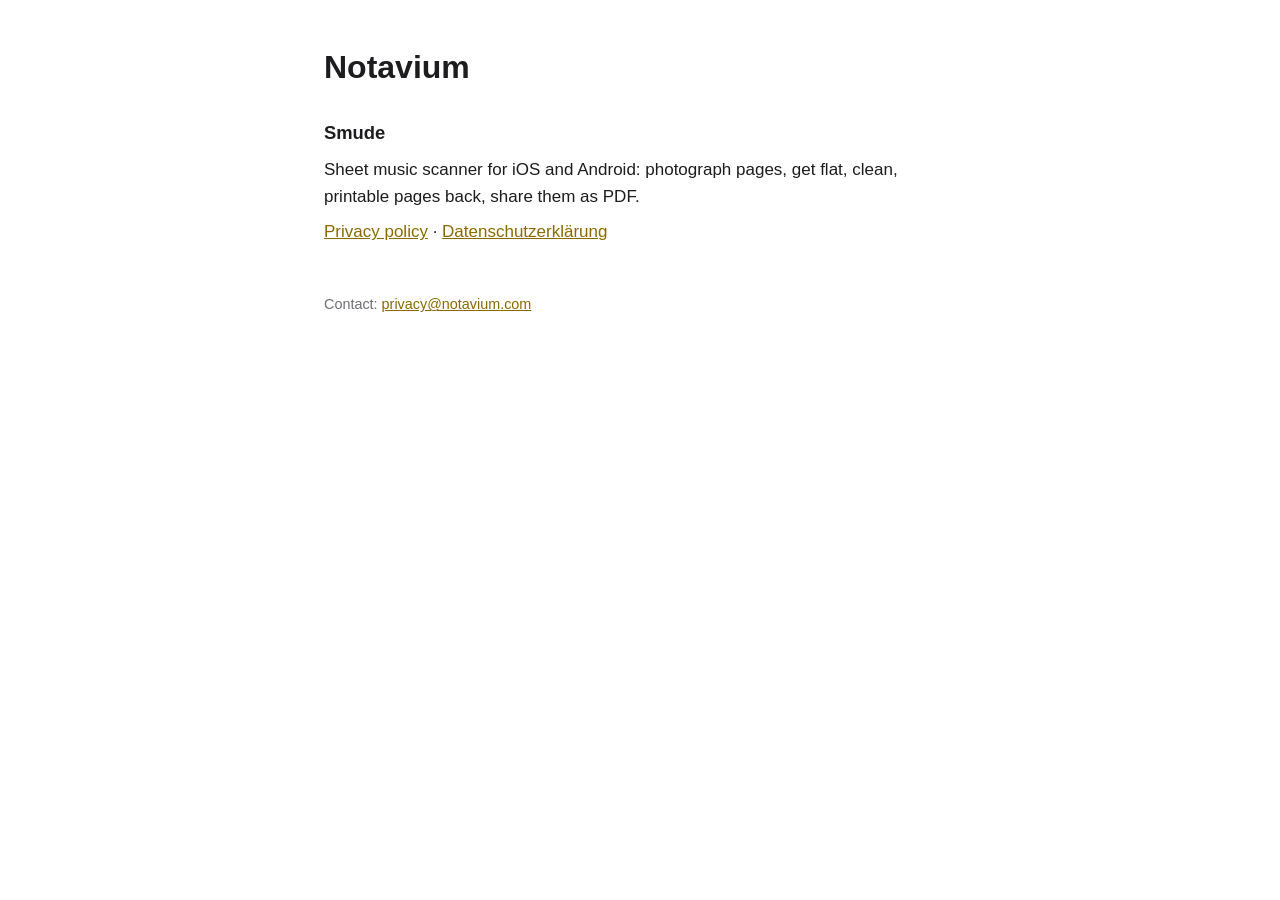
<file: index.html>
<!doctype html>
<html lang="en">
<head>
<meta charset="utf-8">
<meta name="viewport" content="width=device-width, initial-scale=1">
<title>Notavium</title>
<link rel="stylesheet" href="/style.css">
</head>
<body>
<main>
<h1>Notavium</h1>
<h2>Smude</h2>
<p>Sheet music scanner for iOS and Android: photograph pages, get flat, clean, printable pages back, share them as PDF.</p>
<p><a href="/smude/privacy/">Privacy policy</a> · <a href="/smude/privacy/#de">Datenschutzerklärung</a></p>
<footer>Contact: <a href="mailto:privacy@notavium.com">privacy@notavium.com</a></footer>
</main>
</body>
</html>
</file>
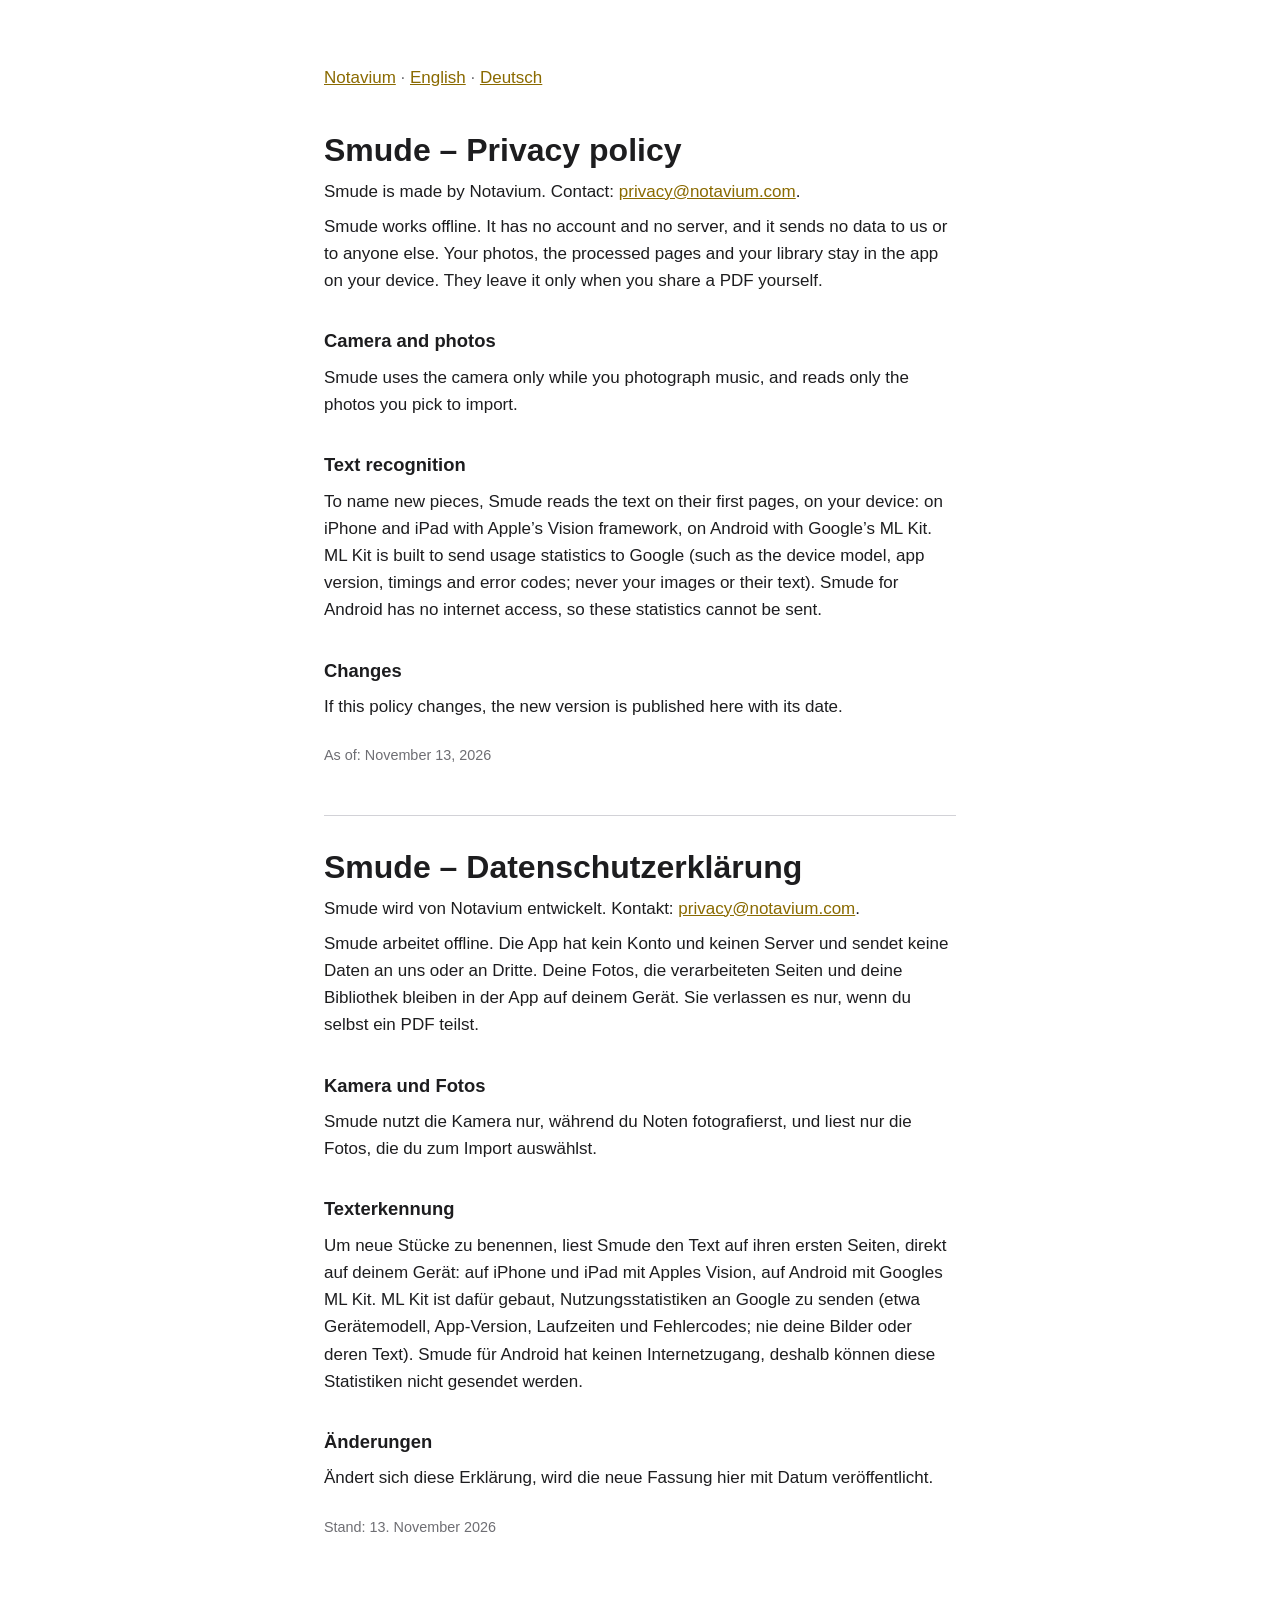
<file: smude/privacy/index.html>
<!doctype html>
<html lang="en">
<head>
<meta charset="utf-8">
<meta name="viewport" content="width=device-width, initial-scale=1">
<title>Smude – Privacy policy / Datenschutzerklärung</title>
<link rel="stylesheet" href="/style.css">
</head>
<body>
<main>
<nav><a href="/">Notavium</a> · <a href="#en">English</a> · <a href="#de">Deutsch</a></nav>

<section id="en" lang="en">
<h1>Smude – Privacy policy</h1>
<p>Smude is made by Notavium. Contact: <a href="mailto:privacy@notavium.com">privacy@notavium.com</a>.</p>
<p>Smude works offline. It has no account and no server, and it sends no data to us or to anyone else. Your photos, the processed pages and your library stay in the app on your device. They leave it only when you share a PDF yourself.</p>
<h2>Camera and photos</h2>
<p>Smude uses the camera only while you photograph music, and reads only the photos you pick to import.</p>
<h2>Text recognition</h2>
<p>To name new pieces, Smude reads the text on their first pages, on your device: on iPhone and iPad with Apple’s Vision framework, on Android with Google’s ML Kit. ML Kit is built to send usage statistics to Google (such as the device model, app version, timings and error codes; never your images or their text). Smude for Android has no internet access, so these statistics cannot be sent.</p>
<h2>Changes</h2>
<p>If this policy changes, the new version is published here with its date.</p>
<p class="date">As of: November 13, 2026</p>
</section>

<section id="de" lang="de">
<h1>Smude – Datenschutzerklärung</h1>
<p>Smude wird von Notavium entwickelt. Kontakt: <a href="mailto:privacy@notavium.com">privacy@notavium.com</a>.</p>
<p>Smude arbeitet offline. Die App hat kein Konto und keinen Server und sendet keine Daten an uns oder an Dritte. Deine Fotos, die verarbeiteten Seiten und deine Bibliothek bleiben in der App auf deinem Gerät. Sie verlassen es nur, wenn du selbst ein PDF teilst.</p>
<h2>Kamera und Fotos</h2>
<p>Smude nutzt die Kamera nur, während du Noten fotografierst, und liest nur die Fotos, die du zum Import auswählst.</p>
<h2>Texterkennung</h2>
<p>Um neue Stücke zu benennen, liest Smude den Text auf ihren ersten Seiten, direkt auf deinem Gerät: auf iPhone und iPad mit Apples Vision, auf Android mit Googles ML Kit. ML Kit ist dafür gebaut, Nutzungsstatistiken an Google zu senden (etwa Gerätemodell, App-Version, Laufzeiten und Fehlercodes; nie deine Bilder oder deren Text). Smude für Android hat keinen Internetzugang, deshalb können diese Statistiken nicht gesendet werden.</p>
<h2>Änderungen</h2>
<p>Ändert sich diese Erklärung, wird die neue Fassung hier mit Datum veröffentlicht.</p>
<p class="date">Stand: 13. November 2026</p>
</section>
</main>
</body>
</html>
</file>
<file: style.css>
:root {
  color-scheme: light dark;
  --text: #1d1d1f;
  --muted: #6e6e73;
  --line: #d2d2d7;
  --bg: #ffffff;
  --accent: #8a6a00;
}
@media (prefers-color-scheme: dark) {
  :root { --text: #f5f5f7; --muted: #a1a1a6; --line: #3a3a3c; --bg: #161616; --accent: #ffcf66; }
}
* { box-sizing: border-box; }
body {
  margin: 0;
  background: var(--bg);
  color: var(--text);
  font: 17px/1.6 -apple-system, BlinkMacSystemFont, "Segoe UI", Roboto, "Helvetica Neue", Arial, sans-serif;
}
main { max-width: 42rem; margin: 0 auto; padding: 3rem 1.25rem 4rem; }
h1 { font-size: 2rem; line-height: 1.2; margin: 0 0 .25rem; }
h2 { font-size: 1.15rem; margin: 2rem 0 .25rem; }
p { margin: .5rem 0; }
a { color: var(--accent); }
.lead { color: var(--muted); margin-bottom: 2rem; }
nav { margin: 1rem 0 2.5rem; color: var(--muted); }
section + section { border-top: 1px solid var(--line); margin-top: 3rem; padding-top: 2rem; }
.date { color: var(--muted); font-size: .9rem; margin-top: 1.5rem; }
footer { color: var(--muted); font-size: .9rem; margin-top: 3rem; }
</file>
